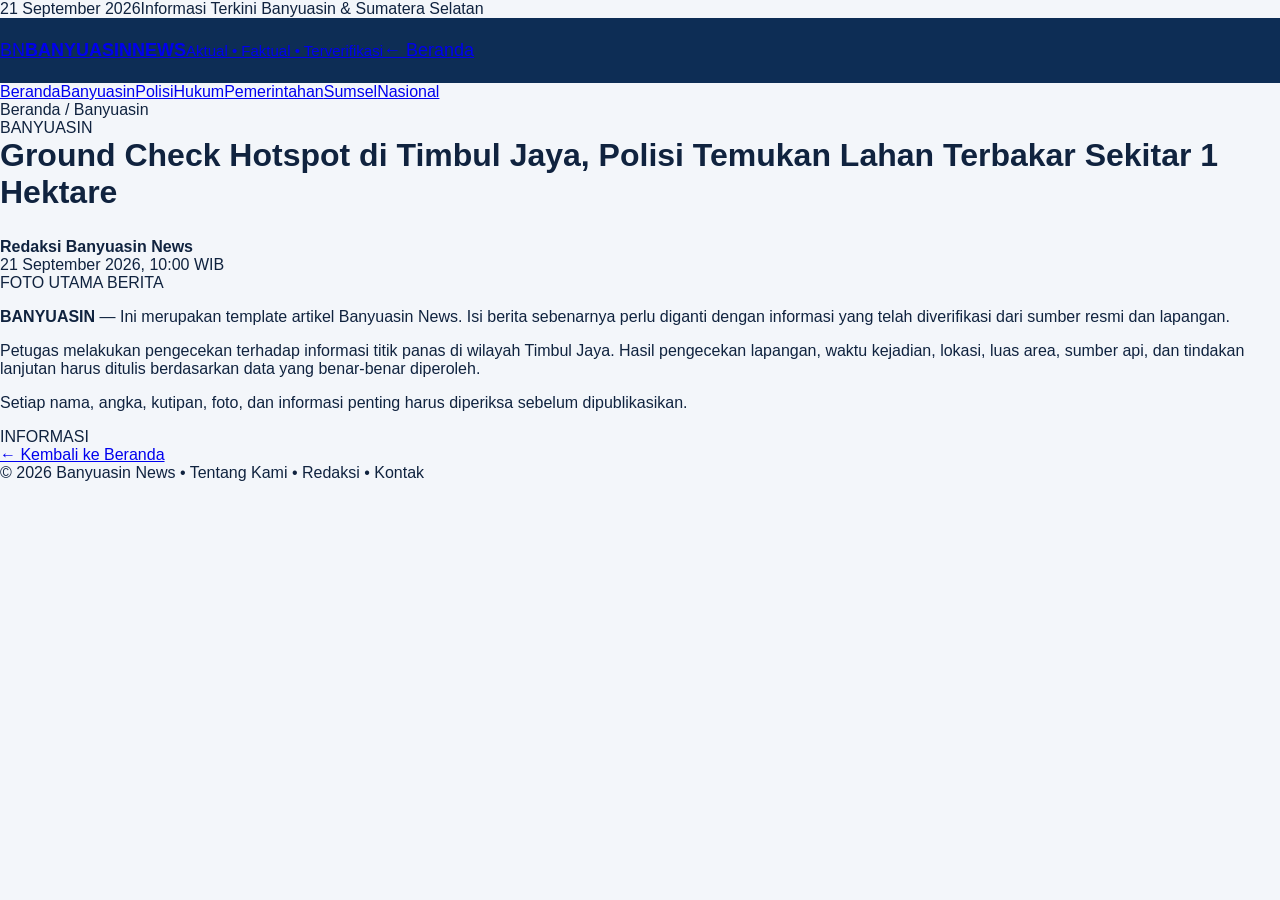
<file: artikel-ground-check-timbul-jaya.html>
<!DOCTYPE html>
<html lang="id"><head><meta charset="UTF-8"><meta name="viewport" content="width=device-width,initial-scale=1.0"><title>Ground Check Hotspot di Timbul Jaya | Banyuasin News</title><meta name="description" content="Petugas melakukan ground check terhadap titik panas di wilayah Timbul Jaya."><link rel="stylesheet" href="./style.css"></head>
<body>
<div class="topline"><div class="container topline-in"><span>21 September 2026</span><span>Informasi Terkini Banyuasin & Sumatera Selatan</span></div></div>
<header class="header"><div class="container header-in"><a class="brand" href="index.html"><span class="logo">BN</span><span><strong>BANYUASIN<span>NEWS</span></strong><small>Aktual • Faktual • Terverifikasi</small></span></a><a class="back" href="index.html">← Beranda</a></div></header>
<nav class="nav"><div class="container nav-in"><a class="active" href="index.html">Beranda</a><a href="#">Banyuasin</a><a href="#">Polisi</a><a href="#">Hukum</a><a href="#">Pemerintahan</a><a href="#">Sumsel</a><a href="#">Nasional</a></div></nav>
<main class="container article-wrap"><article class="article-page"><div class="crumb">Beranda / Banyuasin</div><span class="tag">BANYUASIN</span><h1>Ground Check Hotspot di Timbul Jaya, Polisi Temukan Lahan Terbakar Sekitar 1 Hektare</h1><div class="byline"><b>Redaksi Banyuasin News</b><br>21 September 2026, 10:00 WIB</div><div class="article-photo">FOTO UTAMA BERITA</div><p><strong>BANYUASIN</strong> — Ini merupakan template artikel Banyuasin News. Isi berita sebenarnya perlu diganti dengan informasi yang telah diverifikasi dari sumber resmi dan lapangan.</p><p>Petugas melakukan pengecekan terhadap informasi titik panas di wilayah Timbul Jaya. Hasil pengecekan lapangan, waktu kejadian, lokasi, luas area, sumber api, dan tindakan lanjutan harus ditulis berdasarkan data yang benar-benar diperoleh.</p><p>Setiap nama, angka, kutipan, foto, dan informasi penting harus diperiksa sebelum dipublikasikan.</p></article><aside class="article-side"><div class="widget"><div class="widget-title"><span>INFORMASI</span></div><a href="index.html">← Kembali ke Beranda</a></div></aside></main>
<footer class="footer"><div class="container footer-bottom">© 2026 Banyuasin News • Tentang Kami • Redaksi • Kontak</div></footer>
</body></html>
</file>
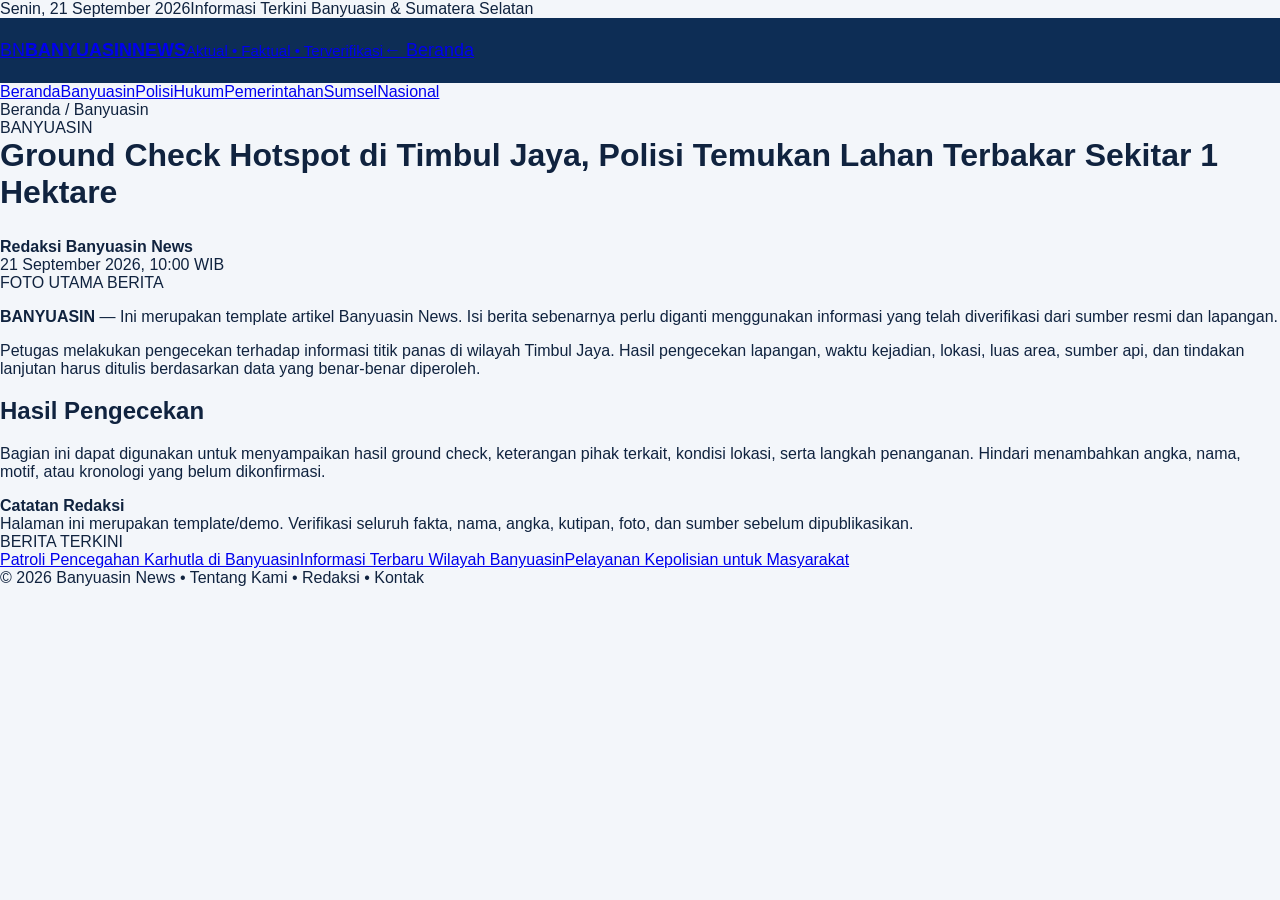
<file: ground-check-timbul-jaya.html>
<!DOCTYPE html>
<html lang="id">
<head><meta charset="UTF-8"><meta name="viewport" content="width=device-width,initial-scale=1.0"><title>Ground Check Hotspot di Timbul Jaya | Banyuasin News</title><meta name="description" content="Artikel Banyuasin News."><link rel="stylesheet" href="./style.css">
<script type="application/ld+json">{"@context":"https://schema.org","@type":"NewsArticle","headline":"Ground Check Hotspot di Timbul Jaya, Polisi Temukan Lahan Terbakar Sekitar 1 Hektare","datePublished":"2026-09-21","dateModified":"2026-09-21","author":{"@type":"Person","name":"Redaksi Banyuasin News"},"publisher":{"@type":"Organization","name":"Banyuasin News"}}</script></head>
<body>
<div class="topline"><div class="container topline-in"><span>Senin, 21 September 2026</span><span>Informasi Terkini Banyuasin & Sumatera Selatan</span></div></div>
<header class="header"><div class="container header-in"><a class="brand" href="./index.html"><span class="logo">BN</span><span><strong>BANYUASIN<span>NEWS</span></strong><small>Aktual • Faktual • Terverifikasi</small></span></a><a class="back" href="./index.html">← Beranda</a></div></header>
<nav class="nav"><div class="container nav-in"><a class="active" href="./index.html">Beranda</a><a href="#">Banyuasin</a><a href="#">Polisi</a><a href="#">Hukum</a><a href="#">Pemerintahan</a><a href="#">Sumsel</a><a href="#">Nasional</a></div></nav>
<main class="container article-wrap"><article class="article-page"><div class="crumb">Beranda / Banyuasin</div><span class="tag">BANYUASIN</span><h1>Ground Check Hotspot di Timbul Jaya, Polisi Temukan Lahan Terbakar Sekitar 1 Hektare</h1><div class="byline"><b>Redaksi Banyuasin News</b><br>21 September 2026, 10:00 WIB</div><div class="article-photo">FOTO UTAMA BERITA</div><p><strong>BANYUASIN</strong> — Ini merupakan template artikel Banyuasin News. Isi berita sebenarnya perlu diganti menggunakan informasi yang telah diverifikasi dari sumber resmi dan lapangan.</p><p>Petugas melakukan pengecekan terhadap informasi titik panas di wilayah Timbul Jaya. Hasil pengecekan lapangan, waktu kejadian, lokasi, luas area, sumber api, dan tindakan lanjutan harus ditulis berdasarkan data yang benar-benar diperoleh.</p><h2>Hasil Pengecekan</h2><p>Bagian ini dapat digunakan untuk menyampaikan hasil ground check, keterangan pihak terkait, kondisi lokasi, serta langkah penanganan. Hindari menambahkan angka, nama, motif, atau kronologi yang belum dikonfirmasi.</p><div class="editor-note"><b>Catatan Redaksi</b><br>Halaman ini merupakan template/demo. Verifikasi seluruh fakta, nama, angka, kutipan, foto, dan sumber sebelum dipublikasikan.</div></article><aside class="article-side"><div class="widget"><div class="widget-title"><span>BERITA TERKINI</span></div><a href="#">Patroli Pencegahan Karhutla di Banyuasin</a><a href="#">Informasi Terbaru Wilayah Banyuasin</a><a href="#">Pelayanan Kepolisian untuk Masyarakat</a></div></aside></main>
<footer class="footer"><div class="container footer-bottom">© 2026 Banyuasin News • Tentang Kami • Redaksi • Kontak</div></footer>
</body></html>
</file>
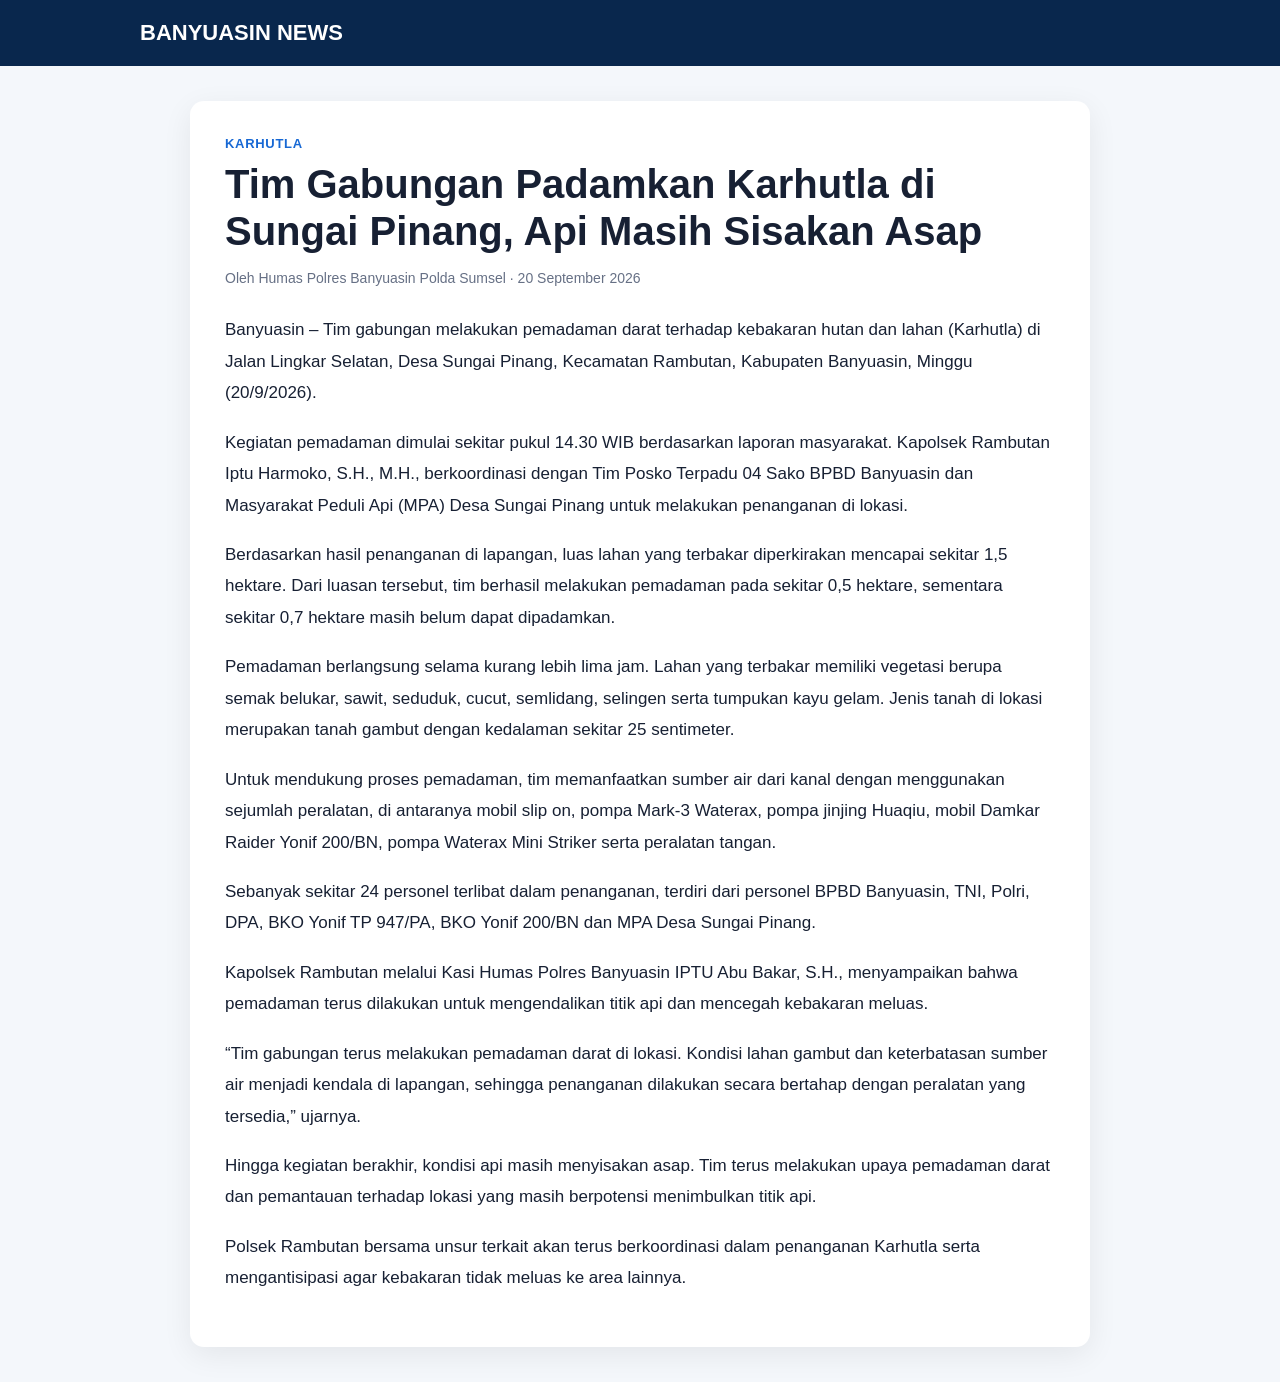
<file: index-artikel.html>
<!doctype html>
<html lang="id">
<head>
<meta charset="utf-8">
<meta name="viewport" content="width=device-width, initial-scale=1">
<title>Tim Gabungan Padamkan Karhutla di Sungai Pinang, Api Masih Sisakan Asap | Banyuasin News</title>
<meta name="description" content="Tim gabungan melakukan pemadaman darat Karhutla di Jalan Lingkar Selatan, Desa Sungai Pinang, Kecamatan Rambutan, Kabupaten Banyuasin.">
<meta name="author" content="Humas Polres Banyuasin Polda Sumsel">
<meta name="date" content="2026-09-20">
<link rel="canonical" href="https://banyuasinnews.github.io/berita/tim-gabungan-padamkan-karhutla-di-sungai-pinang-api-masih-sisakan-asap/">
<meta property="og:type" content="article">
<meta property="og:title" content="Tim Gabungan Padamkan Karhutla di Sungai Pinang, Api Masih Sisakan Asap">
<meta property="og:description" content="Tim gabungan melakukan pemadaman darat Karhutla di Sungai Pinang, Banyuasin.">
<meta property="article:published_time" content="2026-09-20">
<meta property="article:modified_time" content="2026-09-20">
<script type="application/ld+json">
{
  "@context": "https://schema.org",
  "@type": "NewsArticle",
  "mainEntityOfPage": {
    "@type": "WebPage",
    "@id": "https://banyuasinnews.github.io/berita/tim-gabungan-padamkan-karhutla-di-sungai-pinang-api-masih-sisakan-asap/"
  },
  "headline": "Tim Gabungan Padamkan Karhutla di Sungai Pinang, Api Masih Sisakan Asap",
  "description": "Tim gabungan melakukan pemadaman darat Karhutla di Jalan Lingkar Selatan, Desa Sungai Pinang, Kecamatan Rambutan, Kabupaten Banyuasin.",
  "datePublished": "2026-09-20",
  "dateModified": "2026-09-20",
  "author": {
    "@type": "Organization",
    "name": "Humas Polres Banyuasin Polda Sumsel"
  },
  "publisher": {
    "@type": "Organization",
    "name": "Banyuasin News"
  },
  "articleSection": "Karhutla"
}
</script>
<style>
body{margin:0;background:#f4f7fb;color:#172033;font-family:Arial,Helvetica,sans-serif}
header{background:#09274d;color:#fff;padding:20px max(20px,calc((100% - 1000px)/2));font-weight:800;font-size:22px}
main{max-width:900px;margin:35px auto;padding:0 20px}
article{background:#fff;border-radius:14px;padding:35px;box-shadow:0 8px 30px rgba(0,0,0,.07)}
.category{color:#1768d4;font-size:13px;font-weight:800;letter-spacing:.7px}
h1{font-size:40px;line-height:1.18;margin:10px 0 15px}
.meta{color:#667085;font-size:14px;margin-bottom:28px}
.article-body p{font-size:17px;line-height:1.85;margin:0 0 18px}
@media(max-width:600px){h1{font-size:30px}article{padding:22px}}
</style>
</head>
<body>
<header>BANYUASIN NEWS</header>
<main>
<article itemscope itemtype="https://schema.org/NewsArticle">
<div class="category" itemprop="articleSection">KARHUTLA</div>
<h1 itemprop="headline">Tim Gabungan Padamkan Karhutla di Sungai Pinang, Api Masih Sisakan Asap</h1>
<div class="meta">
Oleh <span itemprop="author">Humas Polres Banyuasin Polda Sumsel</span>
· <time itemprop="datePublished" datetime="2026-09-20">20 September 2026</time>
<meta itemprop="dateModified" content="2026-09-20">
</div>
<div class="article-body" itemprop="articleBody">
<p>Banyuasin – Tim gabungan melakukan pemadaman darat terhadap kebakaran hutan dan lahan (Karhutla) di Jalan Lingkar Selatan, Desa Sungai Pinang, Kecamatan Rambutan, Kabupaten Banyuasin, Minggu (20/9/2026).</p>
<p>Kegiatan pemadaman dimulai sekitar pukul 14.30 WIB berdasarkan laporan masyarakat. Kapolsek Rambutan Iptu Harmoko, S.H., M.H., berkoordinasi dengan Tim Posko Terpadu 04 Sako BPBD Banyuasin dan Masyarakat Peduli Api (MPA) Desa Sungai Pinang untuk melakukan penanganan di lokasi.</p>
<p>Berdasarkan hasil penanganan di lapangan, luas lahan yang terbakar diperkirakan mencapai sekitar 1,5 hektare. Dari luasan tersebut, tim berhasil melakukan pemadaman pada sekitar 0,5 hektare, sementara sekitar 0,7 hektare masih belum dapat dipadamkan.</p>
<p>Pemadaman berlangsung selama kurang lebih lima jam. Lahan yang terbakar memiliki vegetasi berupa semak belukar, sawit, seduduk, cucut, semlidang, selingen serta tumpukan kayu gelam. Jenis tanah di lokasi merupakan tanah gambut dengan kedalaman sekitar 25 sentimeter.</p>
<p>Untuk mendukung proses pemadaman, tim memanfaatkan sumber air dari kanal dengan menggunakan sejumlah peralatan, di antaranya mobil slip on, pompa Mark-3 Waterax, pompa jinjing Huaqiu, mobil Damkar Raider Yonif 200/BN, pompa Waterax Mini Striker serta peralatan tangan.</p>
<p>Sebanyak sekitar 24 personel terlibat dalam penanganan, terdiri dari personel BPBD Banyuasin, TNI, Polri, DPA, BKO Yonif TP 947/PA, BKO Yonif 200/BN dan MPA Desa Sungai Pinang.</p>
<p>Kapolsek Rambutan melalui Kasi Humas Polres Banyuasin IPTU Abu Bakar, S.H., menyampaikan bahwa pemadaman terus dilakukan untuk mengendalikan titik api dan mencegah kebakaran meluas.</p>
<p>“Tim gabungan terus melakukan pemadaman darat di lokasi. Kondisi lahan gambut dan keterbatasan sumber air menjadi kendala di lapangan, sehingga penanganan dilakukan secara bertahap dengan peralatan yang tersedia,” ujarnya.</p>
<p>Hingga kegiatan berakhir, kondisi api masih menyisakan asap. Tim terus melakukan upaya pemadaman darat dan pemantauan terhadap lokasi yang masih berpotensi menimbulkan titik api.</p>
<p>Polsek Rambutan bersama unsur terkait akan terus berkoordinasi dalam penanganan Karhutla serta mengantisipasi agar kebakaran tidak meluas ke area lainnya.</p>
</div>
</article>
</main>
</body>
</html>
</file>
<file: style.css>
body{margin:0;background:#f3f6fa;color:#10233f;font-family:Arial,Helvetica,sans-serif}.wrap{max-width:1000px;margin:auto;padding:0 20px}header{background:#0d2d55;color:white;padding:22px 0;font-size:18px}main.card{max-width:900px;margin:35px auto;background:#fff;border:1px solid #dce5ef;border-radius:16px;padding:32px;box-shadow:0 10px 30px rgba(15,35,63,.07)}h1{margin-top:0;font-size:32px}label{display:block;font-weight:700;margin:20px 0;color:#18375e}input,select,textarea{display:block;width:100%;box-sizing:border-box;margin-top:8px;padding:13px 14px;border:1px solid #cbd6e2;border-radius:9px;font:inherit}textarea{min-height:150px;resize:vertical}label:nth-of-type(7) textarea{min-height:420px}button{background:#1769d2;color:white;border:0;padding:13px 18px;border-radius:9px;font-weight:800;cursor:pointer}.note{background:#eef5ff;padding:14px;border-left:4px solid #1769d2}.wrap b{font-size:22px}.wrap span{opacity:.8}#msg,#preview{margin-top:18px;padding:14px;background:#f7fafc;border-radius:9px;line-height:1.6}@media(max-width:700px){main.card{margin:15px;padding:20px}}
</file>
